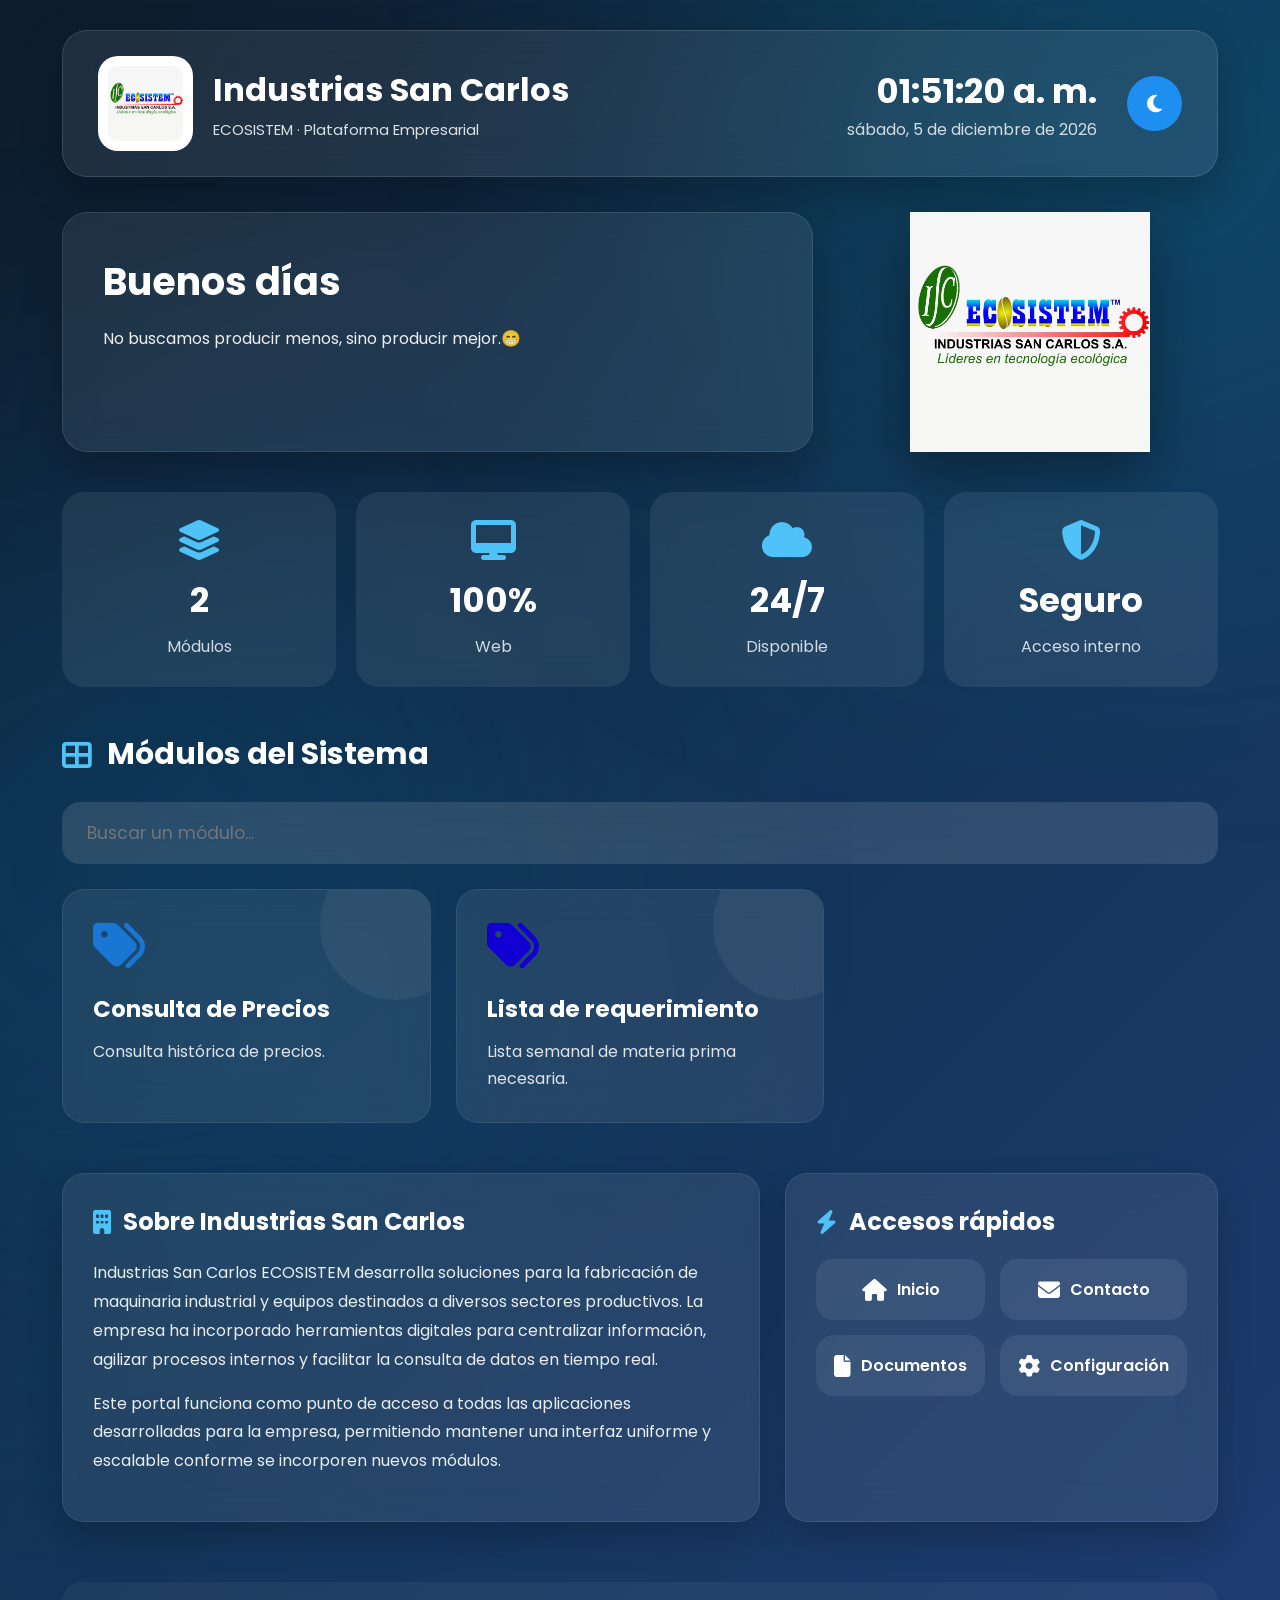
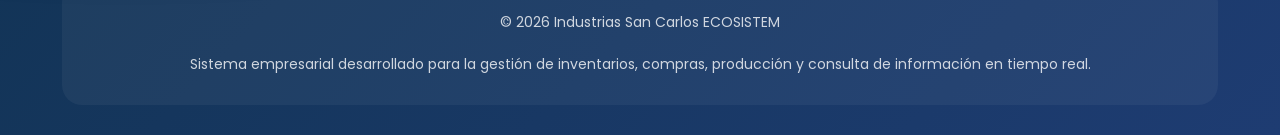
<file: index.html>
<!DOCTYPE html>
<html lang="es">

<head>

<meta charset="UTF-8">
<meta name="viewport" content="width=device-width, initial-scale=1.0">

<title>Industrias San Carlos ECOSISTEM</title>

<link rel="preconnect" href="https://fonts.googleapis.com">
<link rel="preconnect" href="https://fonts.gstatic.com" crossorigin>

<link href="https://fonts.googleapis.com/css2?family=Poppins:wght@300;400;500;600;700;800&display=swap" rel="stylesheet">

<link rel="stylesheet"
href="https://cdnjs.cloudflare.com/ajax/libs/font-awesome/6.6.0/css/all.min.css">

<style>

*{
margin:0;
padding:0;
box-sizing:border-box;
font-family:'Poppins',sans-serif;
}

body{

background:linear-gradient(135deg,#0d1b2a,#123456,#1e3c72);

min-height:100vh;

overflow-x:hidden;

color:white;

}

body::before{

content:"";

position:fixed;

width:700px;

height:700px;

background:#00b4d8;

filter:blur(180px);

opacity:.18;

top:-250px;

right:-200px;

z-index:-1;

}

body::after{

content:"";

position:fixed;

width:650px;

height:650px;

background:#0077b6;

filter:blur(180px);

opacity:.20;

bottom:-300px;

left:-200px;

z-index:-1;

}

.container{

width:95%;

max-width:1600px;

margin:auto;

padding:30px;

}

/*========================*/

header{

display:flex;

justify-content:space-between;

align-items:center;

padding:25px 35px;

background:rgba(255,255,255,.08);

backdrop-filter:blur(20px);

border-radius:25px;

border:1px solid rgba(255,255,255,.12);

box-shadow:0 15px 40px rgba(0,0,0,.25);

margin-bottom:35px;

}

.logo{

display:flex;

align-items:center;

gap:20px;

}

.logo img{

width:95px;

height:95px;

border-radius:20px;

background:white;

padding:10px;

}

.logo h1{

font-size:32px;

font-weight:700;

}

.logo p{

font-size:15px;

opacity:.85;

margin-top:4px;

}

.top-info{

display:flex;

align-items:center;

gap:30px;

}

.clock{

text-align:right;

}

.clock h2{

font-size:34px;

}

.clock p{

opacity:.8;

}

.darkButton{

width:55px;

height:55px;

border-radius:50%;

border:none;

cursor:pointer;

background:#1f8ef1;

color:white;

font-size:20px;

transition:.3s;

}

.darkButton:hover{

transform:rotate(180deg);

}

/*======================*/

.hero{

display:grid;

grid-template-columns:2fr 1fr;

gap:30px;

margin-bottom:40px;

}

.heroCard{

background:rgba(255,255,255,.08);

backdrop-filter:blur(18px);

border-radius:25px;

padding:40px;

border:1px solid rgba(255,255,255,.10);

box-shadow:0 15px 40px rgba(0,0,0,.25);

}

.heroCard h2{

font-size:38px;

margin-bottom:15px;

}

.heroCard p{

line-height:1.8;

opacity:.92;

font-size:16px;

}

.heroImage{

display:flex;

justify-content:center;

align-items:center;

}

.heroImage img{

width:240px;

filter:drop-shadow(0 20px 30px rgba(0,0,0,.4));

animation:float 4s ease-in-out infinite;

}

@keyframes float{

0%{transform:translateY(0);}

50%{transform:translateY(-15px);}

100%{transform:translateY(0);}

}

/*==========================*/

.stats{

display:grid;

grid-template-columns:repeat(4,1fr);

gap:20px;

margin-bottom:45px;

}

.stat{

background:rgba(255,255,255,.08);

padding:28px;

border-radius:22px;

text-align:center;

backdrop-filter:blur(15px);

transition:.35s;

cursor:pointer;

}

.stat:hover{

transform:translateY(-8px);

background:rgba(255,255,255,.12);

}

.stat i{

font-size:40px;

color:#4fc3f7;

margin-bottom:15px;

}

.stat h2{

font-size:34px;

margin-bottom:8px;

}

.stat p{

opacity:.8;

}

/*==============================*/

.sectionTitle{

font-size:30px;

font-weight:700;

margin-bottom:25px;

display:flex;

align-items:center;

gap:15px;

}

.sectionTitle i{

color:#4fc3f7;

}

/*=============================*/

.modules{

display:grid;

grid-template-columns:repeat(auto-fill,minmax(290px,1fr));

gap:25px;

margin-bottom:50px;

}

.module{

background:rgba(255,255,255,.08);

border-radius:22px;

padding:30px;

cursor:pointer;

transition:.35s;

backdrop-filter:blur(18px);

border:1px solid rgba(255,255,255,.08);

position:relative;

overflow:hidden;

}

.module::before{

content:"";

position:absolute;

width:150px;

height:150px;

background:rgba(255,255,255,.05);

border-radius:50%;

right:-40px;

top:-40px;

transition:.4s;

}

.module:hover::before{

transform:scale(1.5);

}

.module:hover{

transform:translateY(-10px);

}

.module i{

font-size:52px;

margin-bottom:20px;

color:#4fc3f7;

}

.module h3{

font-size:23px;

margin-bottom:12px;

}

.module p{

opacity:.85;

line-height:1.7;

}
/*=========================================
PANEL INFERIOR
=========================================*/

.infoGrid{

display:grid;

grid-template-columns:2fr 1fr;

gap:25px;

margin-bottom:45px;

}

.infoCard{

background:rgba(255,255,255,.08);

backdrop-filter:blur(18px);

padding:30px;

border-radius:22px;

border:1px solid rgba(255,255,255,.08);

box-shadow:0 15px 35px rgba(0,0,0,.20);

}

.infoCard h3{

font-size:24px;

margin-bottom:20px;

display:flex;

align-items:center;

gap:12px;

}

.infoCard h3 i{

color:#4fc3f7;

}

.infoCard p{

line-height:1.8;

opacity:.9;

margin-bottom:15px;

}

.news{

display:flex;

flex-direction:column;

gap:18px;

}

.newsItem{

background:rgba(255,255,255,.05);

padding:18px;

border-radius:15px;

transition:.3s;

}

.newsItem:hover{

background:rgba(255,255,255,.10);

transform:translateX(6px);

}

.newsItem h4{

margin-bottom:8px;

}

.newsItem span{

font-size:13px;

opacity:.75;

}

.quickGrid{

display:grid;

grid-template-columns:repeat(2,1fr);

gap:15px;

margin-top:20px;

}

.quickButton{

padding:18px;

border-radius:18px;

background:rgba(255,255,255,.08);

display:flex;

align-items:center;

justify-content:center;

gap:10px;

cursor:pointer;

transition:.3s;

font-weight:600;

}

.quickButton:hover{

background:#1f8ef1;

transform:scale(1.05);

}

.quickButton i{

font-size:22px;

}

/*========================================*/

footer{

margin-top:60px;

padding:30px;

text-align:center;

opacity:.8;

background:rgba(255,255,255,.06);

border-radius:20px;

font-size:14px;

}

/*========================================*/

body.dark{

background:#eef3f9;

color:#1b1b1b;

}

body.dark::before,

body.dark::after{

display:none;

}

body.dark header,

body.dark .heroCard,

body.dark .stat,

body.dark .module,

body.dark .infoCard,

body.dark footer{

background:white;

color:#222;

border:1px solid #ddd;

}

body.dark .module i,

body.dark .sectionTitle i,

body.dark .infoCard h3 i{

color:#1565c0;

}

/*========================================*/

@media(max-width:1100px){

.hero{

grid-template-columns:1fr;

}

.infoGrid{

grid-template-columns:1fr;

}

.stats{

grid-template-columns:repeat(2,1fr);

}

}

@media(max-width:700px){

header{

flex-direction:column;

gap:20px;

text-align:center;

}

.logo{

flex-direction:column;

}

.stats{

grid-template-columns:1fr;

}

.quickGrid{

grid-template-columns:1fr;

}

.heroCard h2{

font-size:28px;

}

.sectionTitle{

font-size:24px;

}

}

</style>

</head>

<body>

<div class="container">

<header>

<div class="logo">

<img src="logo.jpeg">

<div>

<h1>Industrias San Carlos</h1>

<p>ECOSISTEM · Plataforma Empresarial</p>

</div>

</div>

<div class="top-info">

<div class="clock">

<h2 id="hora">00:00</h2>

<p id="fecha">Cargando...</p>

</div>

<button class="darkButton" id="darkButton">

<i class="fa-solid fa-moon"></i>

</button>

</div>

</header>

<section class="hero">

<div class="heroCard">

<h2>

Bienvenido

</h2>

<p>
No buscamos producir menos, sino producir mejor.😁

</p>

</div>

<div class="heroImage">

<img src="logo.jpeg">

</div>

</section>

<section class="stats">

<div class="stat">

<i class="fa-solid fa-layer-group"></i>

<h2 id="modulos">0</h2>

<p>Módulos</p>

</div>

<div class="stat">

<i class="fa-solid fa-desktop"></i>

<h2>100%</h2>

<p>Web</p>

</div>

<div class="stat">

<i class="fa-solid fa-cloud"></i>

<h2>24/7</h2>

<p>Disponible</p>

</div>

<div class="stat">

<i class="fa-solid fa-shield-halved"></i>

<h2>Seguro</h2>

<p>Acceso interno</p>

</div>

</section>

<h2 class="sectionTitle">

<i class="fa-solid fa-table-cells-large"></i>

Módulos del Sistema

</h2>

<div class="modules" id="modulesContainer">

</div>

<div class="infoGrid">

<div class="infoCard">

<h3>

<i class="fa-solid fa-building"></i>

Sobre Industrias San Carlos

</h3>

<p>

Industrias San Carlos ECOSISTEM desarrolla soluciones para la fabricación de maquinaria industrial y equipos destinados a diversos sectores productivos. La empresa ha incorporado herramientas digitales para centralizar información, agilizar procesos internos y facilitar la consulta de datos en tiempo real.

</p>

<p>

Este portal funciona como punto de acceso a todas las aplicaciones desarrolladas para la empresa, permitiendo mantener una interfaz uniforme y escalable conforme se incorporen nuevos módulos.

</p>

</div>

<div class="infoCard">

<h3>

<i class="fa-solid fa-bolt"></i>

Accesos rápidos

</h3>

<div class="quickGrid">

<div class="quickButton">

<i class="fa-solid fa-house"></i>

Inicio

</div>

<div class="quickButton">

<i class="fa-solid fa-envelope"></i>

Contacto

</div>

<div class="quickButton">

<i class="fa-solid fa-file"></i>

Documentos

</div>

<div class="quickButton">

<i class="fa-solid fa-gear"></i>

Configuración

</div>

</div>

</div>

</div>

<footer>

© 2026 Industrias San Carlos ECOSISTEM

<br><br>

Sistema empresarial desarrollado para la gestión integral de procesos internos.

</footer>
<script>

//============================
// CREAR TARJETAS
//============================

const container = document.getElementById("modulesContainer");

async function crearMenu(){

    try{

        const response = await fetch("modulos.json");

        const modules = await response.json();

        container.innerHTML = "";

        modules.forEach(modulo=>{

            const card=document.createElement("div");

            card.className="module";

            card.innerHTML=`

                <i class="fa-solid ${modulo.icono}"
                style="color:${modulo.color};"></i>

                <h3>${modulo.nombre}</h3>

                <p>${modulo.descripcion}</p>

            `;

            card.onclick=()=>{

                localStorage.setItem("ultimoModulo",modulo.nombre);

                window.location.href=modulo.archivo;

            };

            container.appendChild(card);

        });

        document.getElementById("modulos").textContent = modules.length;

    }

    catch(error){

        console.error(error);

        container.innerHTML = `
            <div style="
                padding:40px;
                text-align:center;
                font-size:18px;
            ">
                No se pudo cargar el archivo modulos.json
            </div>
        `;

    }

}

crearMenu();
crearMenu();

//============================
// RELOJ
//============================

function actualizarHora(){

const ahora=new Date();

document.getElementById("hora").innerHTML=

ahora.toLocaleTimeString("es-NI",{

hour:"2-digit",

minute:"2-digit",

second:"2-digit"

});

document.getElementById("fecha").innerHTML=

ahora.toLocaleDateString("es-NI",{

weekday:"long",

day:"numeric",

month:"long",

year:"numeric"

});

}

setInterval(actualizarHora,1000);

actualizarHora();

//============================
// MODO OSCURO
//============================

const darkButton=document.getElementById("darkButton");

darkButton.onclick=()=>{

document.body.classList.toggle("dark");

const icono=darkButton.querySelector("i");

if(document.body.classList.contains("dark")){

icono.className="fa-solid fa-sun";

}else{

icono.className="fa-solid fa-moon";

}

};

//============================
// ANIMACION DE ENTRADA
//============================

const observer=new IntersectionObserver(entries=>{

entries.forEach(entry=>{

if(entry.isIntersecting){

entry.target.animate([

{

opacity:0,

transform:"translateY(50px)"

},

{

opacity:1,

transform:"translateY(0)"

}

],{

duration:700,

fill:"forwards"

});

}

});

});

document.querySelectorAll(".stat,.module,.heroCard,.infoCard").forEach(item=>{

observer.observe(item);

});

//============================
// EFECTO PARALLAX
//============================

document.addEventListener("mousemove",e=>{

const x=e.clientX/window.innerWidth;

const y=e.clientY/window.innerHeight;

document.body.style.backgroundPosition=

`${x*40}px ${y*40}px`;

});

//============================
// MENSAJE DE BIENVENIDA
//============================

setTimeout(()=>{

console.log(

"Bienvenido a Industrias San Carlos ECOSISTEM"

);

},1000);
//=====================================================
// BUSCADOR DE MÓDULOS
//=====================================================

// Agregar barra de búsqueda arriba del menú
const buscador = document.createElement("div");

buscador.innerHTML = `
<input
id="buscarModulo"
placeholder="Buscar un módulo..."
style="
width:100%;
padding:18px 25px;
margin-bottom:25px;
border:none;
border-radius:18px;
font-size:17px;
outline:none;
background:rgba(255,255,255,.12);
backdrop-filter:blur(15px);
color:white;
">
`;

document.querySelector(".sectionTitle").after(buscador);

document
.getElementById("buscarModulo")
.addEventListener("input",function(){

const texto=this.value.toLowerCase();

document.querySelectorAll(".module").forEach(card=>{

const nombre=card.querySelector("h3").innerText.toLowerCase();

card.style.display=

nombre.includes(texto)

?

"block"

:

"none";

});

});

//=====================================================
// EFECTO HOVER 3D
//=====================================================

document.addEventListener("mousemove",e=>{

document.querySelectorAll(".module").forEach(card=>{

const rect=card.getBoundingClientRect();

const x=e.clientX-rect.left;

const y=e.clientY-rect.top;

const rotateX=((y-rect.height/2)/18);

const rotateY=((rect.width/2-x)/18);

card.style.transform=

`perspective(900px)
rotateX(${rotateX}deg)
rotateY(${rotateY}deg)
translateY(-8px)`;

});

});

document.addEventListener("mouseleave",()=>{

document.querySelectorAll(".module").forEach(card=>{

card.style.transform="";

});

});

//=====================================================
// EFECTO DE BRILLO
//=====================================================

document.querySelectorAll(".module").forEach(card=>{

card.addEventListener("mousemove",e=>{

const rect=card.getBoundingClientRect();

const x=e.clientX-rect.left;

const y=e.clientY-rect.top;

card.style.background=

`radial-gradient(circle at ${x}px ${y}px,
rgba(255,255,255,.20),
rgba(255,255,255,.08))`;

});

card.addEventListener("mouseleave",()=>{

card.style.background="rgba(255,255,255,.08)";

});

});

//=====================================================
// GUARDAR ULTIMO MODULO USADO
//=====================================================

document.querySelectorAll(".module").forEach(card=>{

card.onclick=function(){

const nombre=

this.querySelector("h3").innerText;

localStorage.setItem("ultimoModulo",nombre);

};

});

//=====================================================
// MOSTRAR ULTIMO MODULO
//=====================================================

const ultimo=

localStorage.getItem("ultimoModulo");

if(ultimo){

const aviso=document.createElement("div");

aviso.style.cssText=`

margin-top:30px;

padding:20px;

border-radius:18px;

background:rgba(255,255,255,.08);

font-size:17px;

`;

aviso.innerHTML=

`<i class="fa-solid fa-clock-rotate-left"></i>

Último módulo utilizado:

<b>${ultimo}</b>`;

document.querySelector(".hero").after(aviso);

}

//=====================================================
// MENSAJE SEGÚN LA HORA
//=====================================================

const horaActual=new Date().getHours();

let saludo="Bienvenido";

if(horaActual<12){

saludo="Buenos días";

}

else if(horaActual<18){

saludo="Buenas tardes";

}

else{

saludo="Buenas noches";

}

document.querySelector(".heroCard h2").innerHTML=

`${saludo}`;

//=====================================================
// PIE DE PAGINA AUTOMATICO
//=====================================================

document.querySelector("footer").innerHTML=

`
© ${new Date().getFullYear()}
Industrias San Carlos ECOSISTEM

<br><br>

Sistema empresarial desarrollado para la gestión de inventarios,
compras, producción y consulta de información en tiempo real.
`;

//=====================================================
// PREPARADO PARA AGREGAR NUEVOS MODULOS
//=====================================================

// Solo agrega un objeto al arreglo:
//
// {
// nombre:"Mi nuevo módulo",
// descripcion:"Descripción",
// icono:"fa-folder",
// archivo:"mipagina.html",
// color:"#1976D2"
// }
//
// y aparecerá automáticamente en el menú.
</script>

</body>

</html>
</div>
</file>
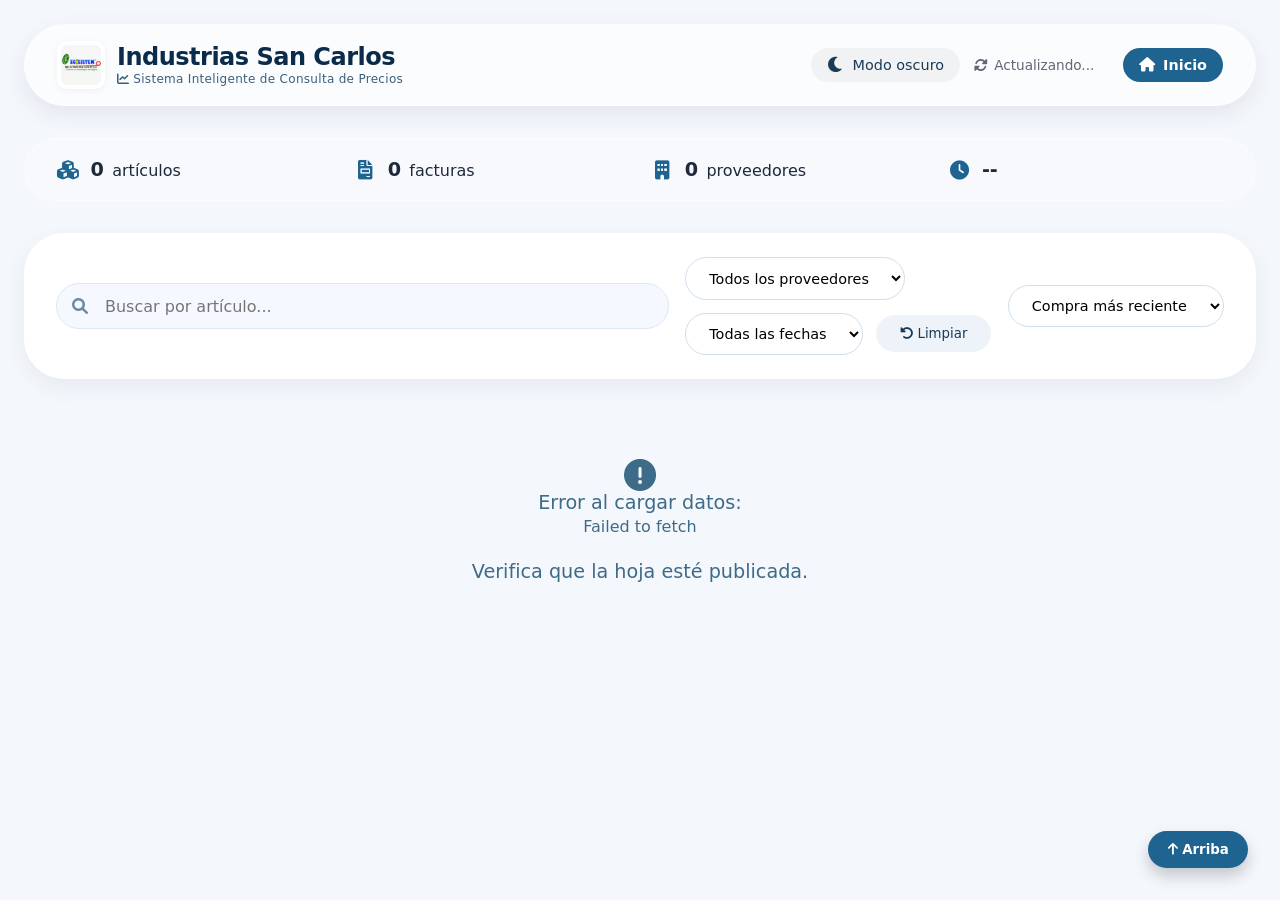
<file: precios.html>
<!DOCTYPE html>
<html lang="es">
<head>
  <meta charset="UTF-8">
  <meta name="viewport" content="width=device-width, initial-scale=1.0">
  <title>Industrias San Carlos · Sistema de Precios</title>
  <link rel="stylesheet" href="https://cdnjs.cloudflare.com/ajax/libs/font-awesome/6.0.0-beta3/css/all.min.css">
  <style>
    .btn-home{
    background:#1f6390;
    color:white;
    border:none;
    border-radius:40px;
    padding:.55rem 1rem;
    font-size:.9rem;
    font-weight:600;
    cursor:pointer;
    display:flex;
    align-items:center;
    gap:.5rem;
    transition:.2s;
}

.btn-home:hover{
    background:#144b6e;
    transform:translateY(-2px);
}

body.dark .btn-home{
    background:#2d6d98;
}

body.dark .btn-home:hover{
    background:#3a83b5;
}
    * {
      margin: 0;
      padding: 0;
      box-sizing: border-box;
      font-family: 'Segoe UI', Roboto, system-ui, -apple-system, sans-serif;
    }

    body {
      background: #f4f7fc;
      color: #1e293b;
      transition: background 0.3s, color 0.3s;
      min-height: 100vh;
      padding: 1.5rem 1.5rem 4rem;
    }

    body.dark {
      background: #0b1a2b;
      color: #e2e8f0;
    }

    .container {
      max-width: 1440px;
      margin: 0 auto;
    }

    .header {
      display: flex;
      flex-wrap: wrap;
      align-items: center;
      gap: 1rem 1.8rem;
      background: rgba(255, 255, 255, 0.6);
      backdrop-filter: blur(6px);
      -webkit-backdrop-filter: blur(6px);
      padding: 1rem 2rem;
      border-radius: 48px;
      box-shadow: 0 8px 24px rgba(0, 20, 40, 0.08);
      margin-bottom: 2rem;
      border: 1px solid rgba(255, 255, 255, 0.3);
      transition: background 0.3s;
    }

    body.dark .header {
      background: rgba(16, 34, 58, 0.7);
      border-color: rgba(255, 255, 255, 0.05);
      box-shadow: 0 8px 24px rgba(0, 0, 0, 0.6);
    }

    .logo-area {
      display: flex;
      align-items: center;
      gap: 0.75rem;
    }

    .logo-area img {
      height: 48px;
      width: auto;
      border-radius: 10px;
      object-fit: contain;
      background: white;
      padding: 4px;
      box-shadow: 0 2px 8px rgba(0,0,0,0.05);
    }

    .logo-text {
      display: flex;
      flex-direction: column;
      line-height: 1.2;
    }

    .logo-text .brand {
      font-weight: 700;
      font-size: 1.5rem;
      letter-spacing: -0.5px;
      color: #0b2b4a;
    }

    body.dark .logo-text .brand {
      color: #b6d4f0;
    }

    .logo-text .sub {
      font-size: 0.75rem;
      font-weight: 400;
      color: #3b5f7a;
      letter-spacing: 0.3px;
    }

    body.dark .logo-text .sub {
      color: #95b3cf;
    }

    .header-actions {
      margin-left: auto;
      display: flex;
      align-items: center;
      gap: 0.8rem;
    }

    .theme-toggle {
      background: rgba(0,0,0,0.04);
      border: none;
      border-radius: 40px;
      padding: 0.5rem 1rem;
      font-size: 0.9rem;
      font-weight: 500;
      color: #1a3a55;
      display: flex;
      align-items: center;
      gap: 0.5rem;
      cursor: pointer;
      transition: 0.2s;
    }

    body.dark .theme-toggle {
      background: #1e3a5a;
      color: #d0e2f5;
    }

    .theme-toggle i {
      font-size: 1.1rem;
    }

    .stats-grid {
      display: grid;
      grid-template-columns: repeat(auto-fit, minmax(140px, 1fr));
      gap: 1rem;
      margin-bottom: 2rem;
      background: rgba(255,255,255,0.3);
      backdrop-filter: blur(4px);
      padding: 1.2rem 1.8rem;
      border-radius: 40px;
      border: 1px solid rgba(255,255,255,0.4);
    }

    body.dark .stats-grid {
      background: rgba(10, 30, 50, 0.5);
      border-color: rgba(255,255,255,0.05);
    }

    .stat-item {
      display: flex;
      align-items: center;
      gap: 0.5rem;
      font-weight: 500;
    }

    .stat-item i {
      color: #1f6390;
      font-size: 1.2rem;
      width: 1.8rem;
      text-align: center;
    }

    body.dark .stat-item i {
      color: #5f9ed0;
    }

    .stat-value {
      font-weight: 700;
      font-size: 1.2rem;
      margin-right: 0.2rem;
    }

    .search-section {
      background: white;
      padding: 1.5rem 2rem;
      border-radius: 40px;
      box-shadow: 0 8px 24px rgba(0, 20, 40, 0.06);
      margin-bottom: 2rem;
      transition: background 0.3s;
    }

    body.dark .search-section {
      background: #102b41;
      box-shadow: 0 8px 24px rgba(0,0,0,0.5);
    }

    .search-bar {
      display: flex;
      flex-wrap: wrap;
      gap: 1rem;
      align-items: center;
    }

    .search-input-wrap {
      flex: 2;
      min-width: 200px;
      position: relative;
    }

    .search-input-wrap i {
      position: absolute;
      left: 16px;
      top: 50%;
      transform: translateY(-50%);
      color: #6b8ba0;
    }

    .search-input-wrap input {
      width: 100%;
      padding: 0.8rem 1rem 0.8rem 3rem;
      border: 1px solid #dce7f2;
      border-radius: 60px;
      font-size: 1rem;
      background: #f5f9ff;
      transition: 0.2s;
    }

    body.dark .search-input-wrap input {
      background: #1b3853;
      border-color: #2f5270;
      color: #eaf1f9;
    }

    .search-input-wrap input:focus {
      outline: none;
      border-color: #1f6390;
      box-shadow: 0 0 0 3px rgba(31, 99, 144, 0.15);
    }

    .filter-group {
      display: flex;
      flex-wrap: wrap;
      gap: 0.8rem;
      align-items: center;
      flex: 1;
    }

    .filter-group select {
      padding: 0.7rem 1.2rem;
      border-radius: 60px;
      border: 1px solid #d0dfec;
      background: white;
      font-size: 0.9rem;
      cursor: pointer;
      min-width: 150px;
    }

    body.dark .filter-group select {
      background: #1d3a53;
      border-color: #335a78;
      color: #e4edf5;
    }

    .filter-group select:focus {
      outline: none;
      border-color: #1f6390;
    }

    .btn-clear {
      background: #eef3f9;
      border: none;
      padding: 0.7rem 1.5rem;
      border-radius: 60px;
      font-weight: 500;
      cursor: pointer;
      transition: 0.2s;
      color: #1a3a55;
      white-space: nowrap;
    }

    body.dark .btn-clear {
      background: #274b68;
      color: #d0e2f0;
    }

    .btn-clear:hover {
      background: #d5e2f0;
    }

    .sort-select {
      margin-left: auto;
    }

    .sort-select select {
      padding: 0.7rem 1.2rem;
      border-radius: 60px;
      border: 1px solid #d0dfec;
      background: white;
      font-size: 0.9rem;
      cursor: pointer;
    }

    body.dark .sort-select select {
      background: #1d3a53;
      border-color: #335a78;
      color: #e4edf5;
    }

    .cards-grid {
      display: grid;
      grid-template-columns: repeat(auto-fill, minmax(320px, 1fr));
      gap: 1.8rem;
      margin-top: 1.5rem;
    }

    .card {
      background: white;
      border-radius: 28px;
      padding: 1.6rem 1.8rem;
      box-shadow: 0 12px 30px rgba(0, 20, 40, 0.08);
      transition: transform 0.2s, box-shadow 0.2s, background 0.3s;
      border: 1px solid rgba(255, 255, 255, 0.3);
      backdrop-filter: blur(2px);
      animation: fadeUp 0.4s ease;
    }

    body.dark .card {
      background: #12324b;
      border-color: #1f4665;
      box-shadow: 0 12px 30px rgba(0,0,0,0.6);
    }

    .card:hover {
      transform: translateY(-5px);
      box-shadow: 0 20px 36px rgba(0, 20, 40, 0.12);
    }

    .card .article {
      font-size: 1.6rem;
      font-weight: 700;
      letter-spacing: -0.3px;
      margin-bottom: 0.3rem;
      color: #0d2c47;
    }

    body.dark .card .article {
      color: #cde1f5;
    }

    .card .price-unit {
      font-size: 1.8rem;
      font-weight: 700;
      color: #0b6b4c;
      background: #e4f3ec;
      display: inline-block;
      padding: 0.1rem 1rem;
      border-radius: 60px;
      margin: 0.5rem 0 0.8rem;
    }

    body.dark .card .price-unit {
      background: #1a4f3d;
      color: #9bddc4;
    }

    .card .detail-row {
      display: flex;
      justify-content: space-between;
      font-size: 0.9rem;
      padding: 0.3rem 0;
      border-bottom: 1px solid #eaf0f6;
    }

    body.dark .card .detail-row {
      border-color: #264c68;
    }

    .card .detail-row span:last-child {
      font-weight: 500;
    }

    .card-actions {
      margin-top: 1rem;
      display: flex;
      gap: 0.5rem;
      flex-wrap: wrap;
    }

    .card-actions button {
      background: transparent;
      border: 1px solid #cbddee;
      padding: 0.3rem 0.9rem;
      border-radius: 40px;
      font-size: 0.75rem;
      font-weight: 500;
      cursor: pointer;
      transition: 0.15s;
      color: #1a3a55;
    }

    body.dark .card-actions button {
      border-color: #35658a;
      color: #c7dff5;
    }

    .card-actions button:hover {
      background: #dce8f5;
    }

    .analysis-panel {
      margin-top: 2.5rem;
      background: white;
      border-radius: 40px;
      padding: 1.8rem 2.2rem;
      box-shadow: 0 8px 28px rgba(0,0,0,0.04);
      transition: background 0.3s;
    }

    body.dark .analysis-panel {
      background: #0e2a41;
    }

    .analysis-grid {
      display: grid;
      grid-template-columns: repeat(auto-fit, minmax(140px, 1fr));
      gap: 1rem;
      margin: 1rem 0 1.5rem;
    }

    .analysis-item {
      background: #f2f8ff;
      padding: 0.8rem 1.2rem;
      border-radius: 60px;
      display: flex;
      justify-content: space-between;
      align-items: center;
    }

    body.dark .analysis-item {
      background: #1d3f5b;
    }

    .analysis-item .label {
      font-weight: 400;
      color: #3b607b;
    }

    body.dark .analysis-item .label {
      color: #acc9e0;
    }

    .analysis-item .value {
      font-weight: 700;
    }

    .history-timeline {
      display: flex;
      flex-direction: column;
      gap: 0.8rem;
      margin-top: 1rem;
    }

    .history-item {
      background: #f2f8fe;
      padding: 0.8rem 1.4rem;
      border-radius: 60px;
      display: flex;
      flex-wrap: wrap;
      gap: 0.5rem 1.8rem;
      border-left: 4px solid #256f9c;
      font-size: 0.9rem;
    }

    body.dark .history-item {
      background: #1b3f5a;
      border-left-color: #4d91c0;
    }

    .history-item .date {
      font-weight: 500;
      color: #1c4f72;
    }

    body.dark .history-item .date {
      color: #b3d6f0;
    }

    .loader-overlay {
      display: flex;
      justify-content: center;
      align-items: center;
      padding: 4rem 1rem;
      flex-direction: column;
      gap: 1rem;
    }

    .loader {
      width: 50px;
      height: 50px;
      border: 5px solid #d0dfec;
      border-top: 5px solid #1f6390;
      border-radius: 50%;
      animation: spin 0.9s linear infinite;
    }

    @keyframes spin { to { transform: rotate(360deg); } }

    .no-results {
      text-align: center;
      padding: 3rem;
      font-size: 1.2rem;
      color: #3e6b88;
    }

    body.dark .no-results {
      color: #a8c8e0;
    }

    .fade-in { animation: fadeUp 0.4s ease; }

    @keyframes fadeUp {
      0% { opacity: 0; transform: translateY(20px); }
      100% { opacity: 1; transform: translateY(0); }
    }

    .back-top {
      position: fixed;
      bottom: 2rem;
      right: 2rem;
      background: #1f6390;
      color: white;
      border: none;
      border-radius: 60px;
      padding: 0.7rem 1.2rem;
      font-weight: 600;
      box-shadow: 0 8px 16px rgba(0,0,0,0.2);
      cursor: pointer;
      transition: 0.2s;
      z-index: 99;
    }

    .back-top:hover { background: #104a6e; transform: scale(1.03); }

    @media (max-width: 700px) {
      .header { flex-direction: column; align-items: stretch; }
      .header-actions { margin-left: 0; justify-content: flex-end; }
      .stats-grid { grid-template-columns: repeat(2,1fr); }
      .search-section { padding: 1.2rem; }
      .search-bar { flex-direction: column; align-items: stretch; }
      .filter-group { flex-direction: column; align-items: stretch; }
      .sort-select { margin-left: 0; }
    }

    ::-webkit-scrollbar { width: 8px; }
    ::-webkit-scrollbar-track { background: #e2ecf5; border-radius: 10px; }
    ::-webkit-scrollbar-thumb { background: #256f9c; border-radius: 10px; }
  </style>
</head>
<body>
<div class="container" id="app">
  <header class="header">
    <div class="logo-area">
      <img src="logo.jpeg" alt="Industrias San Carlos" id="logoImg" onerror="this.style.display='none'">
      <div class="logo-text">
        <span class="brand">Industrias San Carlos</span>
        <span class="sub"><i class="fas fa-chart-line" style="margin-right:4px;"></i>Sistema Inteligente de Consulta de Precios</span>
      </div>
    </div>
    <div class="header-actions">
      <button class="theme-toggle" id="themeToggle"><i class="fas fa-moon"></i> <span id="themeLabel">Modo oscuro</span></button>
      <span style="font-size:0.85rem; opacity:0.7;"><i class="fas fa-sync-alt fa-fw"></i> <span id="lastUpdateLabel">Actualizando...</span></span>
    </div>
    <button class="btn-home" onclick="window.location.href='index.html'">
    <i class="fas fa-house"></i>
    Inicio
</button>
  </header>

  <div class="stats-grid" id="statsGrid">
    <div class="stat-item"><i class="fas fa-cubes"></i><span><span class="stat-value" id="totalArticulos">0</span> artículos</span></div>
    <div class="stat-item"><i class="fas fa-file-invoice"></i><span><span class="stat-value" id="totalFacturas">0</span> facturas</span></div>
    <div class="stat-item"><i class="fas fa-building"></i><span><span class="stat-value" id="totalProveedores">0</span> proveedores</span></div>
    <div class="stat-item"><i class="fas fa-clock"></i><span><span class="stat-value" id="ultimaActualizacion">--</span></span></div>
  </div>

  <section class="search-section">
    <div class="search-bar">
      <div class="search-input-wrap">
        <i class="fas fa-search"></i>
        <input type="text" id="searchInput" placeholder="Buscar por artículo...">
      </div>
      <div class="filter-group">
        <select id="filterProveedor">
          <option value="">Todos los proveedores</option>
        </select>
        <select id="filterFecha">
          <option value="">Todas las fechas</option>
        </select>
        <button class="btn-clear" id="clearFiltersBtn"><i class="fas fa-undo-alt"></i> Limpiar</button>
      </div>
      <div class="sort-select">
        <select id="sortSelect">
          <option value="reciente">Compra más reciente</option>
          <option value="antiguo">Compra más antigua</option>
          <option value="precioBajo">Precio más bajo</option>
          <option value="precioAlto">Precio más alto</option>
          <option value="alfabetico">Orden alfabético</option>
        </select>
      </div>
    </div>
  </section>

  <div id="cardsContainer">
    <div class="loader-overlay" id="loader"><div class="loader"></div><span>Cargando datos...</span></div>
    <div class="cards-grid" id="cardsGrid" style="display:none;"></div>
    <div class="no-results" id="noResults" style="display:none;"><i class="fas fa-search-minus" style="font-size:2rem; display:block; margin-bottom:0.5rem;"></i> No se encontraron resultados</div>
  </div>

  <div class="analysis-panel" id="analysisPanel" style="display:none;">
    <h3 style="display:flex; align-items:center; gap:0.5rem;"><i class="fas fa-chart-pie" style="color:#1f6390;"></i> Análisis de <span id="analysisArticleName" style="font-weight:700;">Artículo</span></h3>
    <div class="analysis-grid" id="analysisGrid"></div>
    <h4 style="margin:1rem 0 0.5rem;"><i class="fas fa-history"></i> Historial de compras</h4>
    <div class="history-timeline" id="historyTimeline"></div>
    <div style="margin-top:1.2rem; display:flex; gap:0.8rem; flex-wrap:wrap;">
      <button class="btn-clear" id="printCardBtn"><i class="fas fa-print"></i> Imprimir ficha</button>
      <button class="btn-clear" id="exportPdfBtn"><i class="fas fa-file-pdf"></i> Exportar PDF</button>
    </div>
  </div>

  <button class="back-top" id="backToTop"><i class="fas fa-arrow-up"></i> Arriba</button>
</div>
<script>
  (function() {
    "use strict";

    const DATA_URL = 'https://docs.google.com/spreadsheets/d/e/2PACX-1vQ7YBui32JBbGTNLfR4FIRHWvu9xP-GJFaEisdpvOvAxVJLv0AVw6-9pOMAb44UVA/pub?output=csv';

    const searchInput = document.getElementById('searchInput');
    const filterProveedor = document.getElementById('filterProveedor');
    const filterFecha = document.getElementById('filterFecha');
    const sortSelect = document.getElementById('sortSelect');
    const clearBtn = document.getElementById('clearFiltersBtn');
    const cardsGrid = document.getElementById('cardsGrid');
    const loader = document.getElementById('loader');
    const noResults = document.getElementById('noResults');
    const analysisPanel = document.getElementById('analysisPanel');
    const analysisArticleName = document.getElementById('analysisArticleName');
    const analysisGrid = document.getElementById('analysisGrid');
    const historyTimeline = document.getElementById('historyTimeline');
    const totalArticulos = document.getElementById('totalArticulos');
    const totalFacturas = document.getElementById('totalFacturas');
    const totalProveedores = document.getElementById('totalProveedores');
    const ultimaActualizacion = document.getElementById('ultimaActualizacion');
    const themeToggle = document.getElementById('themeToggle');
    const themeLabel = document.getElementById('themeLabel');
    const backToTop = document.getElementById('backToTop');

    let allData = [];
    let filteredData = [];
    let currentCardIndex = -1;

    function parseDate(str) {
    if (!str) return null;

    const parts = str.split("/");

    if (parts.length === 3) {
        const mes = parseInt(parts[0], 10);
        const dia = parseInt(parts[1], 10);
        const año = parseInt(parts[2], 10);

        return new Date(año, mes - 1, dia);
    }

    return null;
}

    function formatDate(d) {
      if (!d) return '—';
      if (typeof d === 'string') d = parseDate(d);
      if (!d || isNaN(d)) return '—';
      return d.toLocaleDateString('es-ES', {day:'2-digit', month:'short', year:'numeric'});
    }

    function formatDateForFilter(d) {
      if (!d) return '';
      if (typeof d === 'string') d = parseDate(d);
      if (!d || isNaN(d)) return '';
      return d.toLocaleDateString('es-ES', {day:'2-digit', month:'short', year:'numeric'});
    }

    function toCurrency(n) {
      if (n === undefined || n === null || isNaN(n)) return '—';
      return Number(n).toFixed(2);
    }

    function escapeHtml(text) {
      if (!text) return '';
      const div = document.createElement('div');
      div.textContent = text;
      return div.innerHTML;
    }

    function getUniqueKey(item) {
      return `${item.articulo}|${item.empresa}|${item.factura}|${item.fecha}|${item.precioUnit}|${item.cantidad}`;
    }

    async function loadData() {
      try {
        const response = await fetch(DATA_URL);
        if (!response.ok) {
          throw new Error(`HTTP error! status: ${response.status}`);
        }
        const csv = await response.text();
        
        const lines = [];
        let currentLine = '';
        let insideQuotes = false;
        
        for (let i = 0; i < csv.length; i++) {
          const char = csv[i];
          if (char === '"') {
            insideQuotes = !insideQuotes;
            currentLine += char;
          } else if (char === '\n' && !insideQuotes) {
            if (currentLine.trim()) {
              lines.push(currentLine);
            }
            currentLine = '';
          } else {
            currentLine += char;
          }
        }
        if (currentLine.trim()) {
          lines.push(currentLine);
        }
        
        if (lines.length < 2) {
          throw new Error('No hay datos suficientes en el CSV');
        }
        
        const headers = parseCSVLine(lines[0]);
        
        const idx = {
          factura: headers.findIndex(h => /factura/i.test(h)),
          empresa: headers.findIndex(h => /empresa/i.test(h)),
          fecha: headers.findIndex(h => /fecha/i.test(h)),
          articulo: headers.findIndex(h => /art[íi]culo|producto|item/i.test(h)),
          cantidad: headers.findIndex(h => /cantidad/i.test(h)),
          unidad: headers.findIndex(h => /unidad/i.test(h)),
          precioUnit: headers.findIndex(h => /precio por unidad|precio unitario|precio.*unidad/i.test(h)),
          subtotal: headers.findIndex(h => /subtotal/i.test(h)),
          iva: headers.findIndex(h => /iva|impuesto/i.test(h)),
          total: headers.findIndex(h => /precio total|total/i.test(h))
        };
        
        const data = [];
        const seen = new Set();
        
        for (let i = 1; i < lines.length; i++) {
          const cols = parseCSVLine(lines[i]);
          if (cols.length < 2) continue;
          
          const get = (idx) => (idx >= 0 && idx < cols.length) ? cols[idx].trim() : '';
          
          const item = {
            factura: get(idx.factura),
            empresa: get(idx.empresa),
            fecha: get(idx.fecha),
            articulo: get(idx.articulo),
            cantidad: get(idx.cantidad),
            cantidadNumerica: parseFloat(get(idx.cantidad)) || 0,
            unidad: get(idx.unidad),
            precioUnit: parseFloat(get(idx.precioUnit)) || 0,
            subtotal: parseFloat(get(idx.subtotal)) || 0,
            iva: parseFloat(get(idx.iva)) || 0,
            total: parseFloat(get(idx.total)) || 0,
          };
          
          if (item.articulo && item.articulo.trim() !== '') {
            const key = getUniqueKey(item);
            if (!seen.has(key)) {
              seen.add(key);
              data.push(item);
            }
          }
        }
        
        return data;
      } catch (error) {
        console.error('Error loading data:', error);
        throw error;
      }
    }

    function parseCSVLine(line) {
      const result = [];
      let current = '';
      let insideQuotes = false;
      
      for (let i = 0; i < line.length; i++) {
        const char = line[i];
        if (char === '"') {
          insideQuotes = !insideQuotes;
        } else if (char === ',' && !insideQuotes) {
          result.push(current);
          current = '';
        } else {
          current += char;
        }
      }
      result.push(current);
      return result;
    }

    function populateFilters() {
      const proveedores = new Set();
      const fechas = new Set();
      
      allData.forEach(item => {
        if (item.empresa) proveedores.add(item.empresa);
        if (item.fecha) {
          const formatted = formatDateForFilter(item.fecha);
          if (formatted) fechas.add(formatted);
        }
      });

      filterProveedor.innerHTML = '<option value="">Todos los proveedores</option>';
      [...proveedores].sort().forEach(prov => {
        const option = document.createElement('option');
        option.value = prov;
        option.textContent = prov;
        filterProveedor.appendChild(option);
      });

      filterFecha.innerHTML = '<option value="">Todas las fechas</option>';
      [...fechas].sort((a, b) => {
        const da = parseDate(a);
        const db = parseDate(b);
        if (da && db) return db - da;
        return 0;
      }).forEach(fecha => {
        const option = document.createElement('option');
        option.value = fecha;
        option.textContent = fecha;
        filterFecha.appendChild(option);
      });
    }

    function renderCards(data) {
      cardsGrid.innerHTML = '';
      if (!data || data.length === 0) {
        cardsGrid.style.display = 'none';
        noResults.style.display = 'block';
        return;
      }
      noResults.style.display = 'none';
      cardsGrid.style.display = 'grid';
      data.forEach((item, index) => {
        const card = document.createElement('div');
        card.className = 'card fade-in';
        card.dataset.index = index;
        card.innerHTML = `
          <div class="article">${escapeHtml(item.articulo)}</div>
          <div class="price-unit">${toCurrency(item.precioUnit)} ${item.unidad ? '/ '+escapeHtml(item.unidad) : ''}</div>
          <div class="detail-row"><span><i class="fas fa-building"></i> Empresa</span><span>${escapeHtml(item.empresa)}</span></div>
          <div class="detail-row"><span><i class="fas fa-calendar"></i> Fecha</span><span>${formatDate(item.fecha)}</span></div>
          <div class="detail-row">
    <span><i class="fas fa-hashtag"></i> Cantidad</span>
    <span>${escapeHtml(item.cantidad)}</span>
</div>

<div class="detail-row">
    <span><i class="fas fa-ruler"></i> Unidad de medida</span>
    <span>${escapeHtml(item.unidad)}</span>
</div>
          <div class="detail-row"><span><i class="fas fa-file-invoice"></i> Factura</span><span>${escapeHtml(item.factura)}</span></div>
          <div class="detail-row"><span><i class="fas fa-receipt"></i> Subtotal</span><span>${toCurrency(item.subtotal)}</span></div>
          <div class="detail-row"><span><i class="fas fa-percent"></i> IVA</span><span>${toCurrency(item.iva)}</span></div>
          <div class="detail-row"><span><i class="fas fa-coins"></i> Total</span><span>${toCurrency(item.total)}</span></div>
          <div class="card-actions">
            <button class="view-analysis" data-index="${index}"><i class="fas fa-chart-simple"></i> Análisis</button>
          </div>
        `;
        cardsGrid.appendChild(card);
      });

      document.querySelectorAll('.view-analysis').forEach(btn => {
        btn.addEventListener('click', function(e) {
          const idx = parseInt(this.dataset.index);
          if (!isNaN(idx) && idx < filteredData.length) {
            showAnalysis(idx);
          }
        });
      });
    }

    function showAnalysis(index) {
      const item = filteredData[index];
      if (!item) return;
      currentCardIndex = index;
      const articulo = item.articulo;
      const allSame = filteredData.filter(d => d.articulo.toLowerCase() === articulo.toLowerCase());
      if (allSame.length === 0) return;

      analysisArticleName.textContent = articulo;
      const prices = allSame.map(d => d.precioUnit).filter(p => p > 0);
      const min = Math.min(...prices);
      const max = Math.max(...prices);
      const avg = prices.reduce((a,b) => a+b, 0) / prices.length;
      const last = allSame[allSame.length-1];

      analysisGrid.innerHTML = `
        <div class="analysis-item"><span class="label">Precio más bajo</span><span class="value">${toCurrency(min)}</span></div>
        <div class="analysis-item"><span class="label">Precio más alto</span><span class="value">${toCurrency(max)}</span></div>
        <div class="analysis-item"><span class="label">Precio promedio</span><span class="value">${toCurrency(avg)}</span></div>
        <div class="analysis-item"><span class="label">Último precio</span><span class="value">${toCurrency(last.precioUnit)}</span></div>
        <div class="analysis-item"><span class="label">Última compra</span><span class="value">${formatDate(last.fecha)}</span></div>
        <div class="analysis-item"><span class="label">Veces comprado</span><span class="value">${allSame.length}</span></div>
      `;

      historyTimeline.innerHTML = '';
      const sorted = [...allSame].sort((a,b) => {
        const da = parseDate(a.fecha) || new Date(0);
        const db = parseDate(b.fecha) || new Date(0);
        return db - da;
      });
      sorted.forEach(h => {
        const div = document.createElement('div');
        div.className = 'history-item';
        div.innerHTML = `<span class="date">${formatDate(h.fecha)}</span> <span>${escapeHtml(h.empresa)}</span> <span>${toCurrency(h.precioUnit)} ${escapeHtml(h.unidad)}</span> <span>Fact. ${escapeHtml(h.factura)}</span> <span>Cant. ${h.cantidad}</span>`;
        historyTimeline.appendChild(div);
      });

      analysisPanel.style.display = 'block';
      analysisPanel.scrollIntoView({ behavior: 'smooth', block: 'start' });
    }

    function applyFiltersAndSort() {
      const search = searchInput.value.toLowerCase().trim();
      const proveedor = filterProveedor.value;
      const fecha = filterFecha.value;

      let filtered = allData.filter(item => {
        if (search && !item.articulo.toLowerCase().includes(search)) return false;
        if (proveedor && item.empresa !== proveedor) return false;
        if (fecha) {
          const itemFecha = formatDateForFilter(item.fecha);
          if (itemFecha !== fecha) return false;
        }
        return true;
      });

      const sortVal = sortSelect.value;
      if (sortVal === 'precioBajo') filtered.sort((a,b) => a.precioUnit - b.precioUnit);
      else if (sortVal === 'precioAlto') filtered.sort((a,b) => b.precioUnit - a.precioUnit);
      else if (sortVal === 'alfabetico') filtered.sort((a,b) => a.articulo.localeCompare(b.articulo));
      else if (sortVal === 'antiguo') filtered.sort((a,b) => (parseDate(a.fecha) || new Date(0)) - (parseDate(b.fecha) || new Date(0)));
      else {
        filtered.sort((a,b) => (parseDate(b.fecha) || new Date(0)) - (parseDate(a.fecha) || new Date(0)));
      }

      filteredData = filtered;
      renderCards(filtered);
      updateStats();

      if (analysisPanel.style.display === 'block') {
        if (currentCardIndex >= filteredData.length) {
          analysisPanel.style.display = 'none';
        } else {
          const currentArticle = analysisArticleName.textContent;
          const idx = filteredData.findIndex(d => d.articulo === currentArticle);
          if (idx >= 0) showAnalysis(idx);
          else analysisPanel.style.display = 'none';
        }
      }
    }

    function updateStats() {
      const uniqueArt = new Set(allData.map(d => d.articulo));
      const uniqueFact = new Set(allData.map(d => d.factura));
      const uniqueEmp = new Set(allData.map(d => d.empresa));
      totalArticulos.textContent = uniqueArt.size;
      totalFacturas.textContent = uniqueFact.size;
      totalProveedores.textContent = uniqueEmp.size;
      const now = new Date();
      ultimaActualizacion.textContent = now.toLocaleTimeString('es-ES', {hour:'2-digit', minute:'2-digit', second:'2-digit'});
    }

    async function init() {
      loader.style.display = 'flex';
      cardsGrid.style.display = 'none';
      noResults.style.display = 'none';
      analysisPanel.style.display = 'none';

      try {
        const data = await loadData();
        allData = data;
        filteredData = [...allData];
        loader.style.display = 'none';
        
        if (allData.length === 0) {
          noResults.style.display = 'block';
          noResults.innerHTML = '<i class="fas fa-exclamation-triangle" style="font-size:2rem; display:block;"></i> No se encontraron datos. Verifica que la hoja tenga datos y esté publicada.';
        } else {
          populateFilters();
          renderCards(allData);
          updateStats();
        }
      } catch (error) {
        loader.style.display = 'none';
        noResults.style.display = 'block';
        noResults.innerHTML = `<i class="fas fa-exclamation-circle" style="font-size:2rem; display:block;"></i> Error al cargar datos:<br><small>${error.message}</small><br><br>Verifica que la hoja esté publicada.`;
        console.error('Init error:', error);
      }

      searchInput.addEventListener('input', applyFiltersAndSort);
      filterProveedor.addEventListener('change', applyFiltersAndSort);
      filterFecha.addEventListener('change', applyFiltersAndSort);
      sortSelect.addEventListener('change', applyFiltersAndSort);

      clearBtn.addEventListener('click', function() {
        searchInput.value = '';
        filterProveedor.value = '';
        filterFecha.value = '';
        sortSelect.value = 'reciente';
        applyFiltersAndSort();
      });

      themeToggle.addEventListener('click', function() {
        document.body.classList.toggle('dark');
        const isDark = document.body.classList.contains('dark');
        themeLabel.textContent = isDark ? 'Modo claro' : 'Modo oscuro';
        themeToggle.innerHTML = `<i class="fas ${isDark ? 'fa-sun' : 'fa-moon'}"></i> ${isDark ? 'Claro' : 'Oscuro'}`;
      });

      backToTop.addEventListener('click', function() {
        window.scrollTo({ top: 0, behavior: 'smooth' });
      });

      document.getElementById('printCardBtn').addEventListener('click', function() {
        window.print();
      });
      document.getElementById('exportPdfBtn').addEventListener('click', function() {
        alert('Para exportar a PDF, usa "Imprimir" y selecciona "Guardar como PDF" en el diálogo de impresión.');
      });
    }

    init();
  })();
</script>
</body>
</html>
</file>
